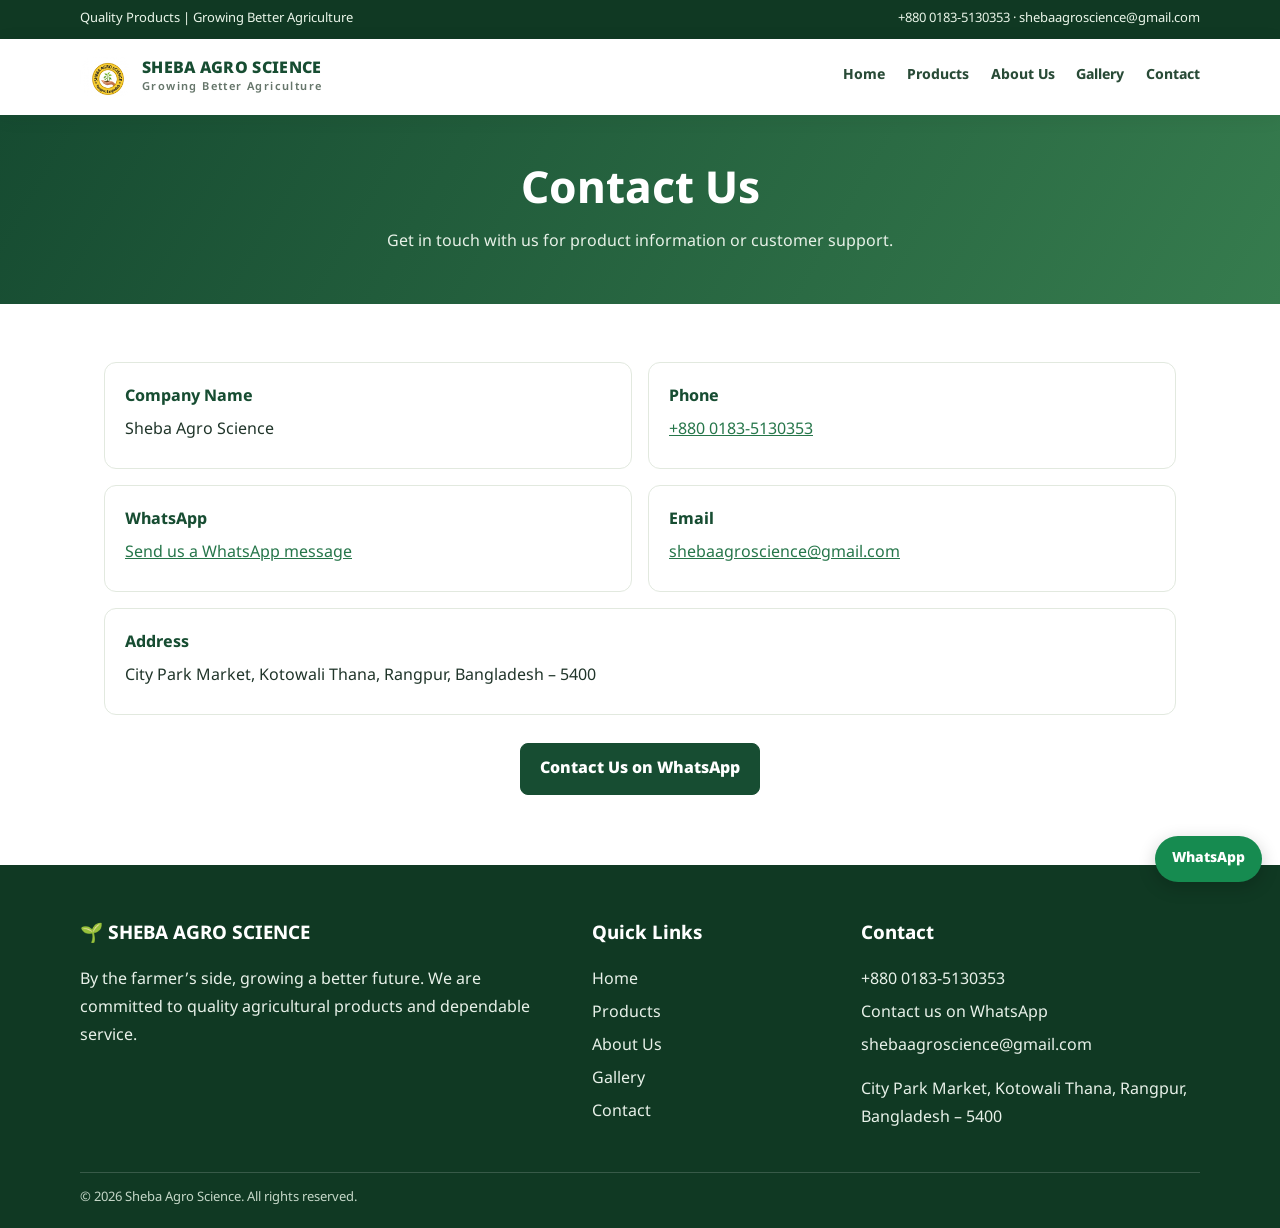
<file: contact.html>
<!doctype html>
<html lang="en">
<head>
<meta charset="utf-8"><meta name="viewport" content="width=device-width, initial-scale=1">
<title>Contact Us | Sheba Agro Science</title><meta name="description" content="Contact Sheba Agro Science.">
<meta name="theme-color" content="#174d32"><link rel="stylesheet" href="style.css">
</head><body>
<div class="topbar">
  <span>Quality Products | Growing Better Agriculture</span>
  <span><a href="tel:+8801835130353">+880 0183-5130353</a> <span aria-hidden="true">·</span> <a href="mailto:shebaagroscience@gmail.com">shebaagroscience@gmail.com</a></span>
</div>
<header class="site-header">
  <a class="brand" href="index.html" aria-label="Sheba Agro Science home">
    <img class="brand-logo" src="sheba-agro-logo.jpg" alt="Sheba Agro Science logo">
    <span class="brand-name">SHEBA AGRO SCIENCE<small>Growing Better Agriculture</small></span>
  </a>
  <nav aria-label="Main navigation">
    <a href="index.html">Home</a><a href="products.html">Products</a><a href="about.html">About Us</a><a href="gallery.html">Gallery</a><a href="contact.html">Contact</a>
  </nav>
</header><section class="page-hero"><h1>Contact Us</h1><p>Get in touch with us for product information or customer support.</p></section>
<main class="wrap"><div class="contact-grid">
 <section class="contact-item"><b>Company Name</b><p>Sheba Agro Science</p></section>
 <section class="contact-item"><b>Phone</b><p><a href="tel:+8801835130353">+880 0183-5130353</a></p></section>
 <section class="contact-item"><b>WhatsApp</b><p><a href="https://wa.me/8801835130353" target="_blank" rel="noopener">Send us a WhatsApp message</a></p></section>
 <section class="contact-item"><b>Email</b><p><a href="mailto:shebaagroscience@gmail.com">shebaagroscience@gmail.com</a></p></section>
 <section class="contact-item address"><b>Address</b><p>City Park Market, Kotowali Thana, Rangpur, Bangladesh – 5400</p></section>
</div><div class="center contact-cta"><a class="btn green" href="https://wa.me/8801835130353" target="_blank" rel="noopener">Contact Us on WhatsApp</a></div></main>
<footer class="site-footer">
 <div class="footer-grid">
  <div><h3>🌱 SHEBA AGRO SCIENCE</h3><p>By the farmer’s side, growing a better future. We are committed to quality agricultural products and dependable service.</p></div>
  <div><h3>Quick Links</h3><a href="index.html">Home</a><a href="products.html">Products</a><a href="about.html">About Us</a><a href="gallery.html">Gallery</a><a href="contact.html">Contact</a></div>
  <div><h3>Contact</h3><a href="tel:+8801835130353">+880 0183-5130353</a><a href="https://wa.me/8801835130353" target="_blank" rel="noopener">Contact us on WhatsApp</a><a href="mailto:shebaagroscience@gmail.com">shebaagroscience@gmail.com</a><p>City Park Market, Kotowali Thana, Rangpur, Bangladesh – 5400</p></div>
 </div>
 <div class="copyright">© <span id="year">2026</span> Sheba Agro Science. All rights reserved.</div>
</footer>
<a class="whatsapp-float" href="https://wa.me/8801835130353" target="_blank" rel="noopener" aria-label="Contact us on WhatsApp">WhatsApp</a></body></html>
</file>
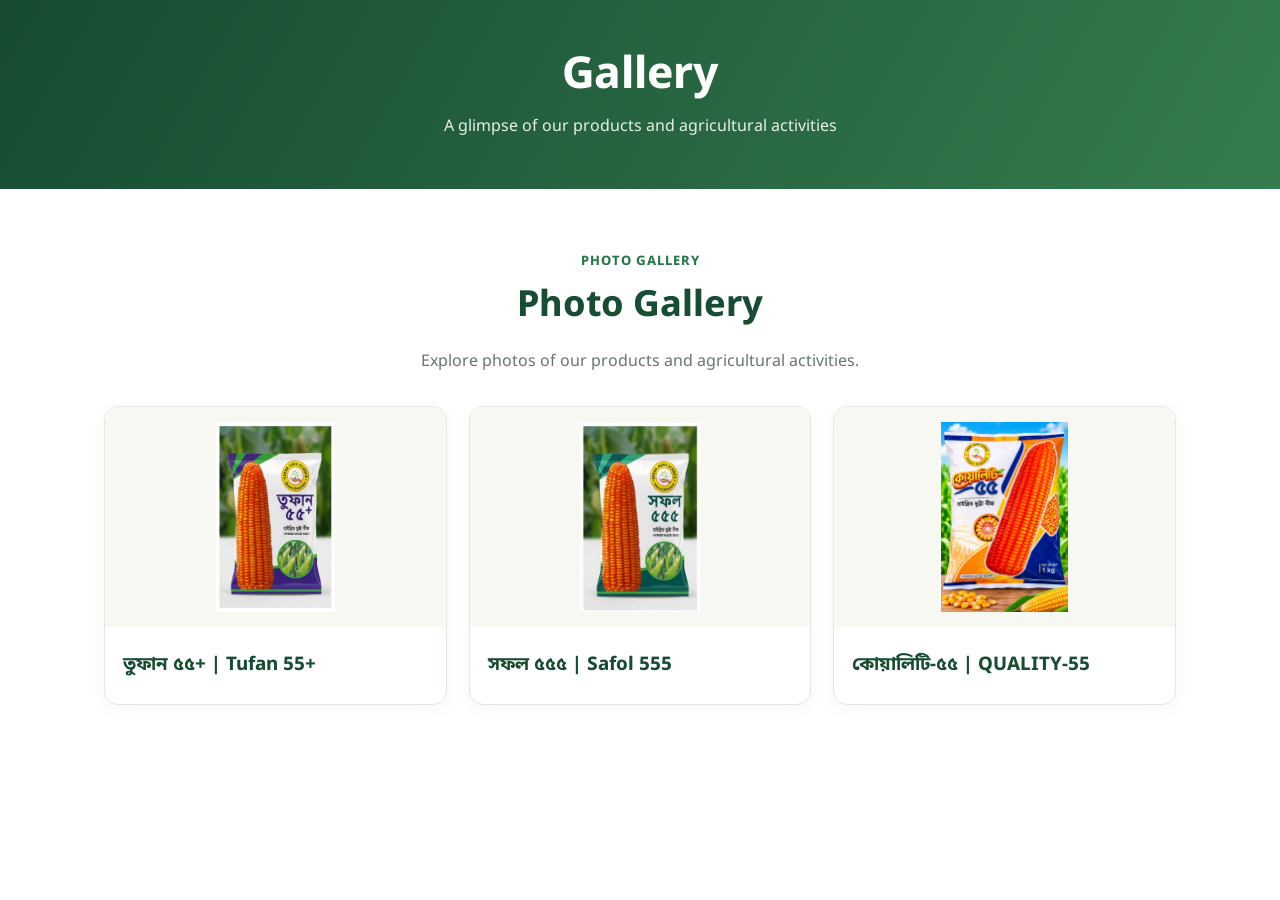
<file: gallery.html>
<!doctype html>
<html lang="bn">
<head>
<meta charset="utf-8">
<meta name="viewport" content="width=device-width,initial-scale=1">
<title>Gallery | Sheba Agro Science</title>
<link rel="stylesheet" href="style.css">
</head>

<body>

<section class="page-hero">
  <h1>Gallery</h1>
  <p>A glimpse of our products and agricultural activities</p>
</section>

<main class="wrap">
  <div class="section-head">
    <span class="eyebrow dark">PHOTO GALLERY</span>
    <h2>Photo Gallery</h2>
    <p>Explore photos of our products and agricultural activities.</p>
  </div>

  <div class="grid gallery-grid">

    <article class="card">
      <img src="tufan55-packet.jpg" alt="Tufan 55+ hybrid maize seed">
      <div class="card-body">
        <h3>তুফান ৫৫+ | Tufan 55+</h3>
      </div>
    </article>

    <article class="card">
      <img src="safol555-packet.jpg" alt="Safol 555 hybrid maize seed">
      <div class="card-body">
        <h3>সফল ৫৫৫ | Safol 555</h3>
      </div>
    </article>

    <article class="card">
      <img src="quality55.jpg" alt="QUALITY-55 Hybrid Maize Seed">
      <div class="card-body">
        <h3>কোয়ালিটি-৫৫ | QUALITY-55</h3>
      </div>
    </article>

  </div>
</main>

</body>
</html>
</file>
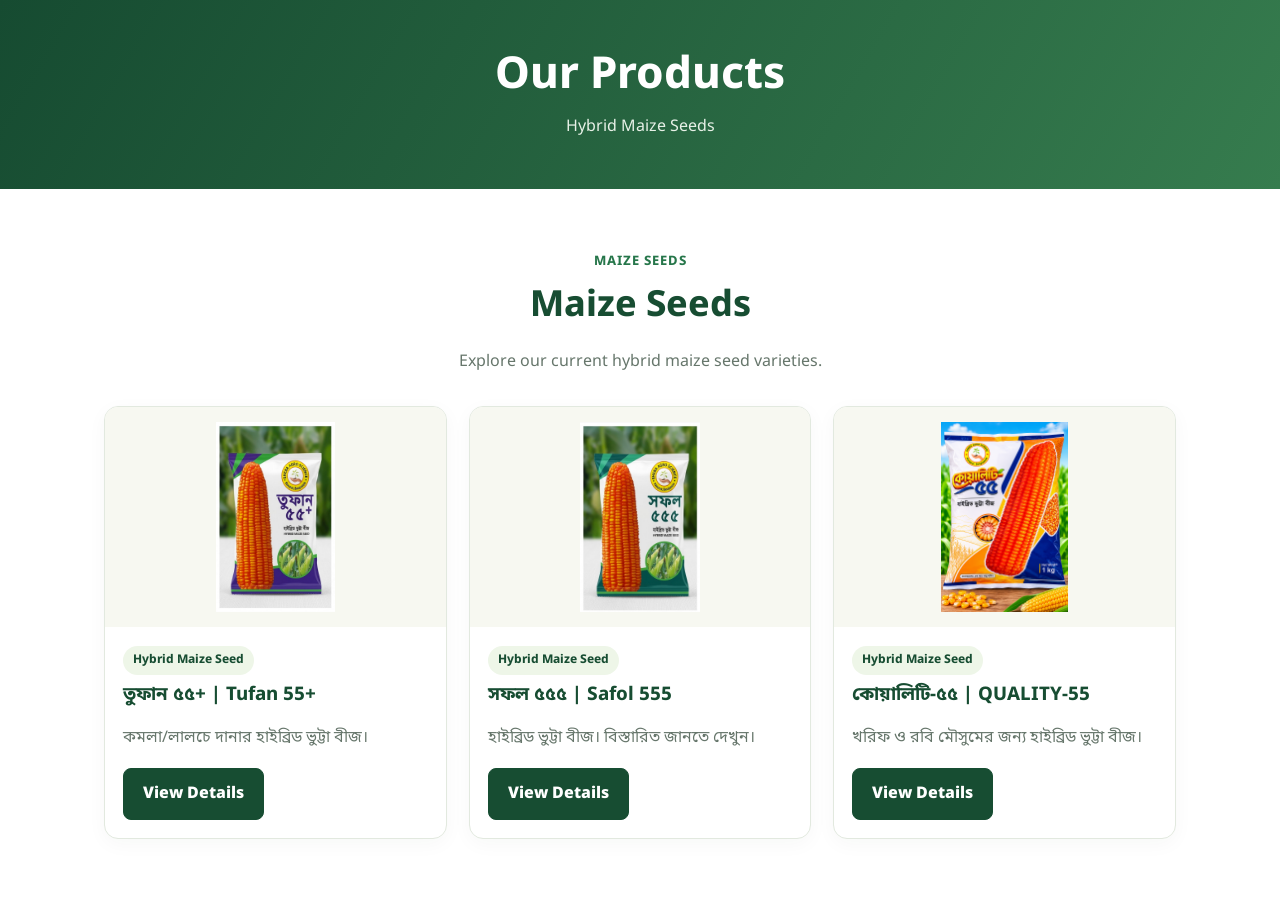
<file: products.html>
<!doctype html>
<html lang="bn">
<head>
<meta charset="utf-8">
<meta name="viewport" content="width=device-width,initial-scale=1">
<title>Products | Sheba Agro Science</title>
<meta name="description" content="Sheba Agro Science hybrid maize seed products">
<link rel="stylesheet" href="style.css">
</head>

<body>

<section class="page-hero">
  <h1>Our Products</h1>
  <p>Hybrid Maize Seeds</p>
</section>

<main class="wrap">

<div class="section-head">
  <span class="eyebrow dark">MAIZE SEEDS</span>
  <h2>Maize Seeds</h2>
  <p>Explore our current hybrid maize seed varieties.</p>
</div>

<div class="grid">

  <!-- TUFAN 55+ -->
  <article class="card">
    <img src="tufan55-packet.jpg" alt="Tufan 55+ Hybrid Maize Seed" loading="lazy">
    <div class="card-body">
      <span class="tag">Hybrid Maize Seed</span>
      <h3>তুফান ৫৫+ | Tufan 55+</h3>
      <p class="muted">কমলা/লালচে দানার হাইব্রিড ভুট্টা বীজ।</p>
      <a class="btn green" href="tufan55.html">View Details</a>
    </div>
  </article>

  <!-- SAFOL 555 -->
  <article class="card">
    <img src="safol555-packet.jpg" alt="Safol 555 Hybrid Maize Seed" loading="lazy">
    <div class="card-body">
      <span class="tag">Hybrid Maize Seed</span>
      <h3>সফল ৫৫৫ | Safol 555</h3>
      <p class="muted">হাইব্রিড ভুট্টা বীজ। বিস্তারিত জানতে দেখুন।</p>
      <a class="btn green" href="safol555.html">View Details</a>
    </div>
  </article>

  <!-- QUALITY 55 -->
  <article class="card">
    <img src="quality55.jpg" alt="QUALITY-55 Hybrid Maize Seeds" loading="lazy">
    <div class="card-body">
      <span class="tag">Hybrid Maize Seed</span>
      <h3>কোয়ালিটি-৫৫ | QUALITY-55</h3>
      <p class="muted">খরিফ ও রবি মৌসুমের জন্য হাইব্রিড ভুট্টা বীজ।</p>
      <a class="btn green" href="quality55.html">View Details</a>
    </div>
  </article>

</div>
</main>

</body>
</html>
</file>
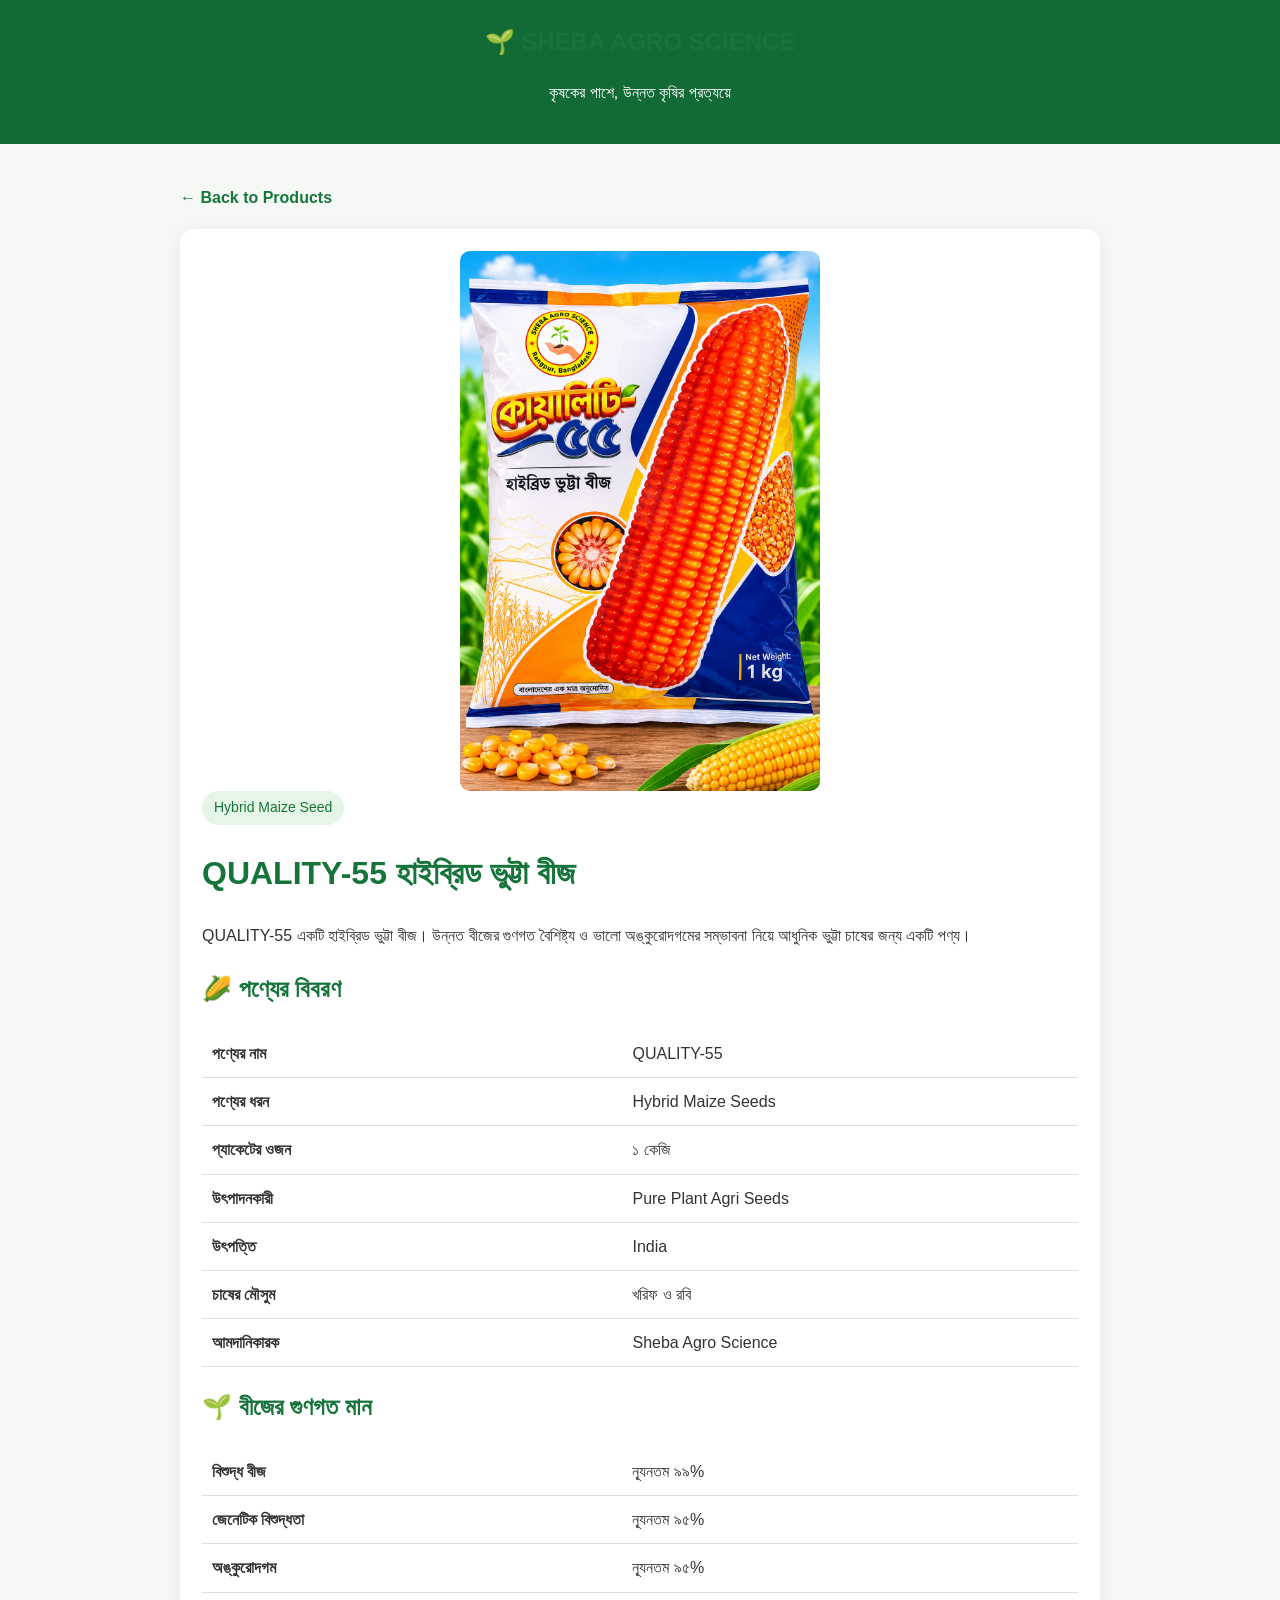
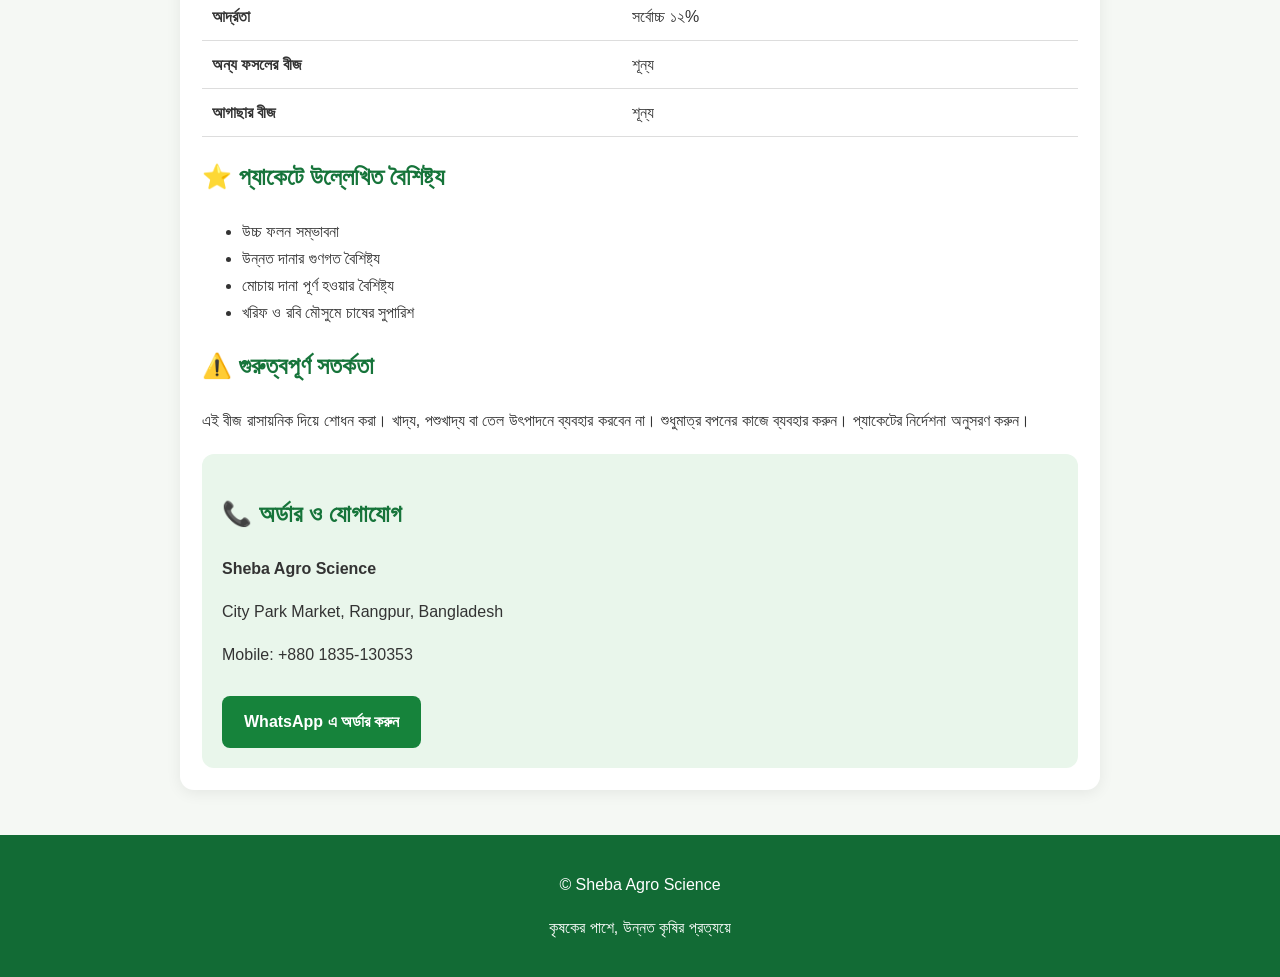
<file: quality55.html>
<!DOCTYPE html>
<html lang="bn">
<head>
<meta charset="UTF-8">
<meta name="viewport" content="width=device-width, initial-scale=1.0">

<title>QUALITY-55 Hybrid Maize Seeds | Sheba Agro Science</title>

<meta name="description" content="QUALITY-55 Hybrid Maize Seeds. ১ কেজি প্যাকেট। Sheba Agro Science, Rangpur, Bangladesh.">

<style>
* {
  box-sizing: border-box;
}

body {
  margin: 0;
  font-family: Arial, sans-serif;
  background: #f5f8f4;
  color: #333;
  line-height: 1.7;
}

header {
  background: #126b35;
  color: white;
  text-align: center;
  padding: 22px 12px;
}

header h2 {
  margin: 0;
}

.container {
  max-width: 950px;
  margin: 25px auto;
  padding: 15px;
}

.back {
  color: #16763b;
  text-decoration: none;
  font-weight: bold;
}

.product {
  background: white;
  border-radius: 14px;
  padding: 22px;
  margin-top: 18px;
  box-shadow: 0 3px 15px #00000012;
}

.product img {
  width: 100%;
  max-width: 360px;
  display: block;
  margin: auto;
  object-fit: contain;
  border-radius: 10px;
}

h1, h2 {
  color: #16743a;
}

.tag {
  display: inline-block;
  background: #e5f5e8;
  color: #16743a;
  padding: 5px 12px;
  border-radius: 20px;
  font-size: 14px;
}

table {
  width: 100%;
  border-collapse: collapse;
  margin-top: 12px;
}

td {
  padding: 10px;
  border-bottom: 1px solid #ddd;
}

td:first-child {
  font-weight: bold;
  width: 48%;
}

.contact {
  background: #e9f6eb;
  padding: 20px;
  border-radius: 12px;
  margin-top: 20px;
}

.btn {
  display: inline-block;
  background: #16833b;
  color: white;
  text-decoration: none;
  padding: 12px 22px;
  border-radius: 8px;
  margin-top: 12px;
  font-weight: bold;
}

footer {
  background: #126b35;
  color: white;
  text-align: center;
  padding: 20px;
  margin-top: 30px;
}
</style>
</head>

<body>

<header>
  <h2>🌱 SHEBA AGRO SCIENCE</h2>
  <p>কৃষকের পাশে, উন্নত কৃষির প্রত্যয়ে</p>
</header>

<div class="container">

<a href="products.html" class="back">
  ← Back to Products
</a>

<div class="product">

<img src="quality55.jpg"
alt="QUALITY-55 Hybrid Maize Seeds Packet">

<span class="tag">Hybrid Maize Seed</span>

<h1>QUALITY-55 হাইব্রিড ভুট্টা বীজ</h1>

<p>
QUALITY-55 একটি হাইব্রিড ভুট্টা বীজ।
উন্নত বীজের গুণগত বৈশিষ্ট্য ও ভালো
অঙ্কুরোদগমের সম্ভাবনা নিয়ে আধুনিক
ভুট্টা চাষের জন্য একটি পণ্য।
</p>

<h2>🌽 পণ্যের বিবরণ</h2>

<table>
<tr>
<td>পণ্যের নাম</td>
<td>QUALITY-55</td>
</tr>
<tr>
<td>পণ্যের ধরন</td>
<td>Hybrid Maize Seeds</td>
</tr>
<tr>
<td>প্যাকেটের ওজন</td>
<td>১ কেজি</td>
</tr>
<tr>
<td>উৎপাদনকারী</td>
<td>Pure Plant Agri Seeds</td>
</tr>
<tr>
<td>উৎপত্তি</td>
<td>India</td>
</tr>
<tr>
<td>চাষের মৌসুম</td>
<td>খরিফ ও রবি</td>
</tr>
<tr>
<td>আমদানিকারক</td>
<td>Sheba Agro Science</td>
</tr>
</table>

<h2>🌱 বীজের গুণগত মান</h2>

<table>
<tr>
<td>বিশুদ্ধ বীজ</td>
<td>ন্যূনতম ৯৯%</td>
</tr>
<tr>
<td>জেনেটিক বিশুদ্ধতা</td>
<td>ন্যূনতম ৯৫%</td>
</tr>
<tr>
<td>অঙ্কুরোদগম</td>
<td>ন্যূনতম ৯৫%</td>
</tr>
<tr>
<td>আর্দ্রতা</td>
<td>সর্বোচ্চ ১২%</td>
</tr>
<tr>
<td>অন্য ফসলের বীজ</td>
<td>শূন্য</td>
</tr>
<tr>
<td>আগাছার বীজ</td>
<td>শূন্য</td>
</tr>
</table>

<h2>⭐ প্যাকেটে উল্লেখিত বৈশিষ্ট্য</h2>

<ul>
<li>উচ্চ ফলন সম্ভাবনা</li>
<li>উন্নত দানার গুণগত বৈশিষ্ট্য</li>
<li>মোচায় দানা পূর্ণ হওয়ার বৈশিষ্ট্য</li>
<li>খরিফ ও রবি মৌসুমে চাষের সুপারিশ</li>
</ul>

<h2>⚠️ গুরুত্বপূর্ণ সতর্কতা</h2>

<p>
এই বীজ রাসায়নিক দিয়ে শোধন করা।
খাদ্য, পশুখাদ্য বা তেল উৎপাদনে ব্যবহার
করবেন না। শুধুমাত্র বপনের কাজে ব্যবহার করুন।
প্যাকেটের নির্দেশনা অনুসরণ করুন।
</p>

<div class="contact">

<h2>📞 অর্ডার ও যোগাযোগ</h2>

<p><b>Sheba Agro Science</b></p>
<p>City Park Market, Rangpur, Bangladesh</p>
<p>Mobile: +880 1835-130353</p>

<a class="btn"
href="https://wa.me/8801835130353?text=I%20want%20to%20know%20about%20QUALITY-55%20Hybrid%20Maize%20Seeds">
WhatsApp এ অর্ডার করুন
</a>

</div>

</div>
</div>

<footer>
<p>© Sheba Agro Science</p>
<p>কৃষকের পাশে, উন্নত কৃষির প্রত্যয়ে</p>
</footer>

</body>
</html>
</file>
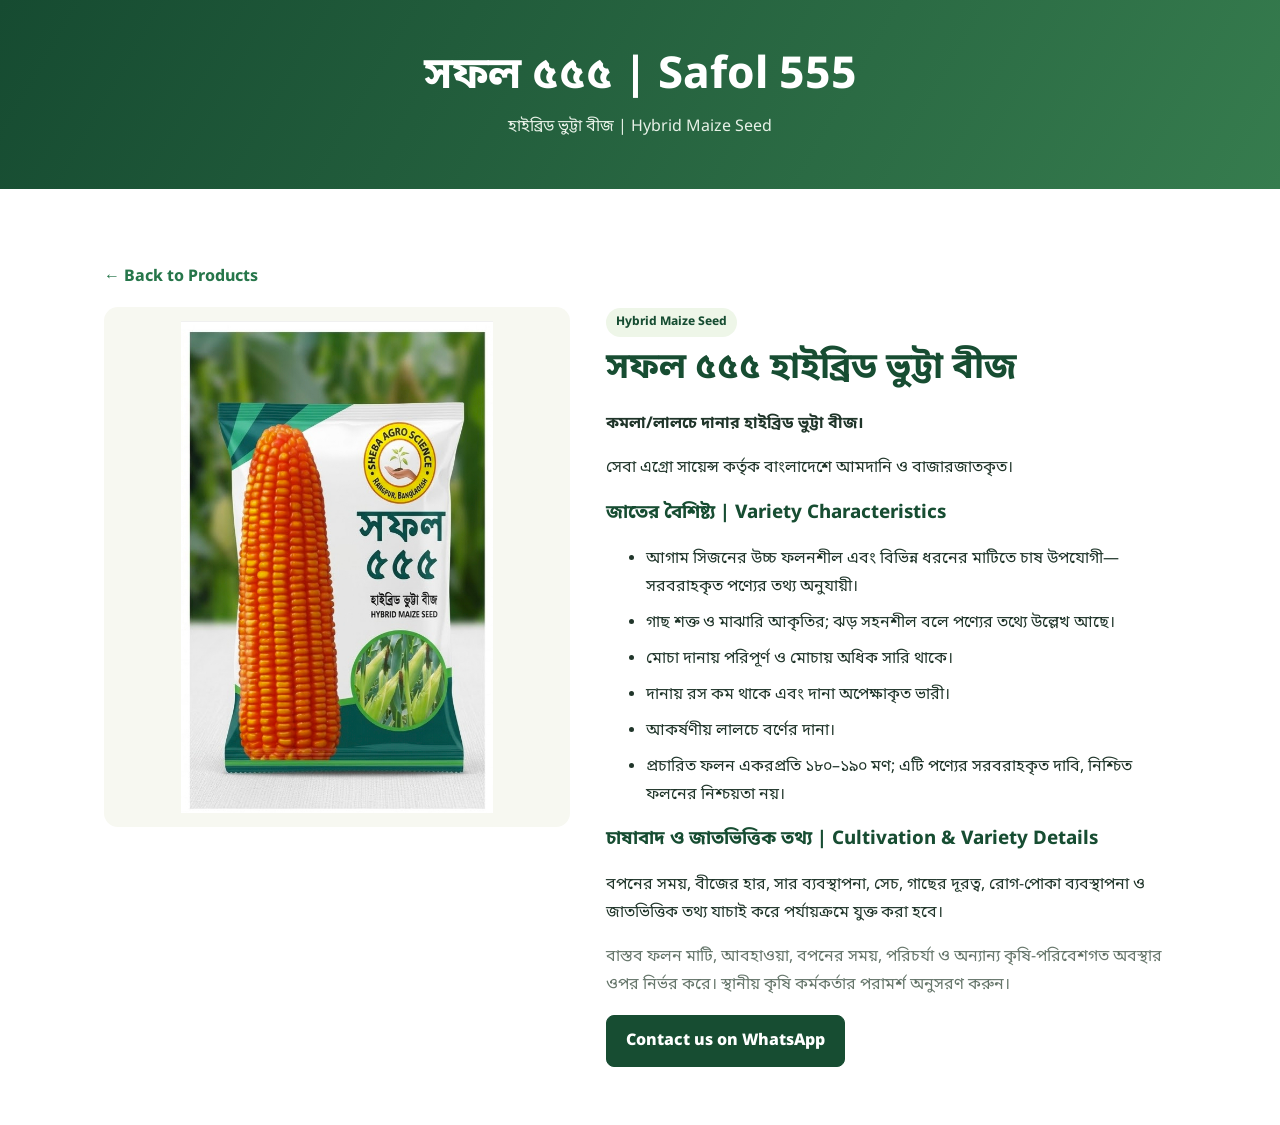
<file: safol555.html>
<!doctype html>
<html lang="bn">
<head>
<meta charset="utf-8">
<meta name="viewport" content="width=device-width,initial-scale=1">
<title>Safol 555 | Sheba Agro Science</title>
<meta name="description" content="Safol 555 Hybrid Maize Seed details and characteristics">
<link rel="stylesheet" href="style.css">
</head>

<body>

<section class="page-hero">
<h1>সফল ৫৫৫ | Safol 555</h1>
<p>হাইব্রিড ভুট্টা বীজ | Hybrid Maize Seed</p>
</section>

<main class="wrap">

<p>
<a class="back-link" href="products.html">← Back to Products</a>
</p>

<div class="product-detail">

<img src="safol555-packet.jpg"
alt="সফল ৫৫৫ হাইব্রিড ভুট্টা বীজের প্যাকেট">

<div>

<span class="tag">Hybrid Maize Seed</span>

<h2>সফল ৫৫৫ হাইব্রিড ভুট্টা বীজ</h2>

<p>
<strong>কমলা/লালচে দানার হাইব্রিড ভুট্টা বীজ।</strong>
</p>

<p>
সেবা এগ্রো সায়েন্স কর্তৃক বাংলাদেশে আমদানি ও বাজারজাতকৃত।
</p>

<h3>জাতের বৈশিষ্ট্য | Variety Characteristics</h3>

<ul>
<li>আগাম সিজনের উচ্চ ফলনশীল এবং বিভিন্ন ধরনের মাটিতে চাষ উপযোগী—সরবরাহকৃত পণ্যের তথ্য অনুযায়ী।</li>

<li>গাছ শক্ত ও মাঝারি আকৃতির; ঝড় সহনশীল বলে পণ্যের তথ্যে উল্লেখ আছে।</li>

<li>মোচা দানায় পরিপূর্ণ ও মোচায় অধিক সারি থাকে।</li>

<li>দানায় রস কম থাকে এবং দানা অপেক্ষাকৃত ভারী।</li>

<li>আকর্ষণীয় লালচে বর্ণের দানা।</li>

<li>প্রচারিত ফলন একরপ্রতি ১৮০–১৯০ মণ; এটি পণ্যের সরবরাহকৃত দাবি, নিশ্চিত ফলনের নিশ্চয়তা নয়।</li>
</ul>

<h3>চাষাবাদ ও জাতভিত্তিক তথ্য | Cultivation & Variety Details</h3>

<p>
বপনের সময়, বীজের হার, সার ব্যবস্থাপনা, সেচ, গাছের দূরত্ব, রোগ-পোকা ব্যবস্থাপনা ও জাতভিত্তিক তথ্য যাচাই করে পর্যায়ক্রমে যুক্ত করা হবে।
</p>

<p class="muted">
বাস্তব ফলন মাটি, আবহাওয়া, বপনের সময়, পরিচর্যা ও অন্যান্য কৃষি-পরিবেশগত অবস্থার ওপর নির্ভর করে। স্থানীয় কৃষি কর্মকর্তার পরামর্শ অনুসরণ করুন।
</p>

<a class="btn green"
href="https://wa.me/8801835130353"
target="_blank"
rel="noopener">
Contact us on WhatsApp
</a>

</div>
</div>
</main>

</body>
</html>
</file>
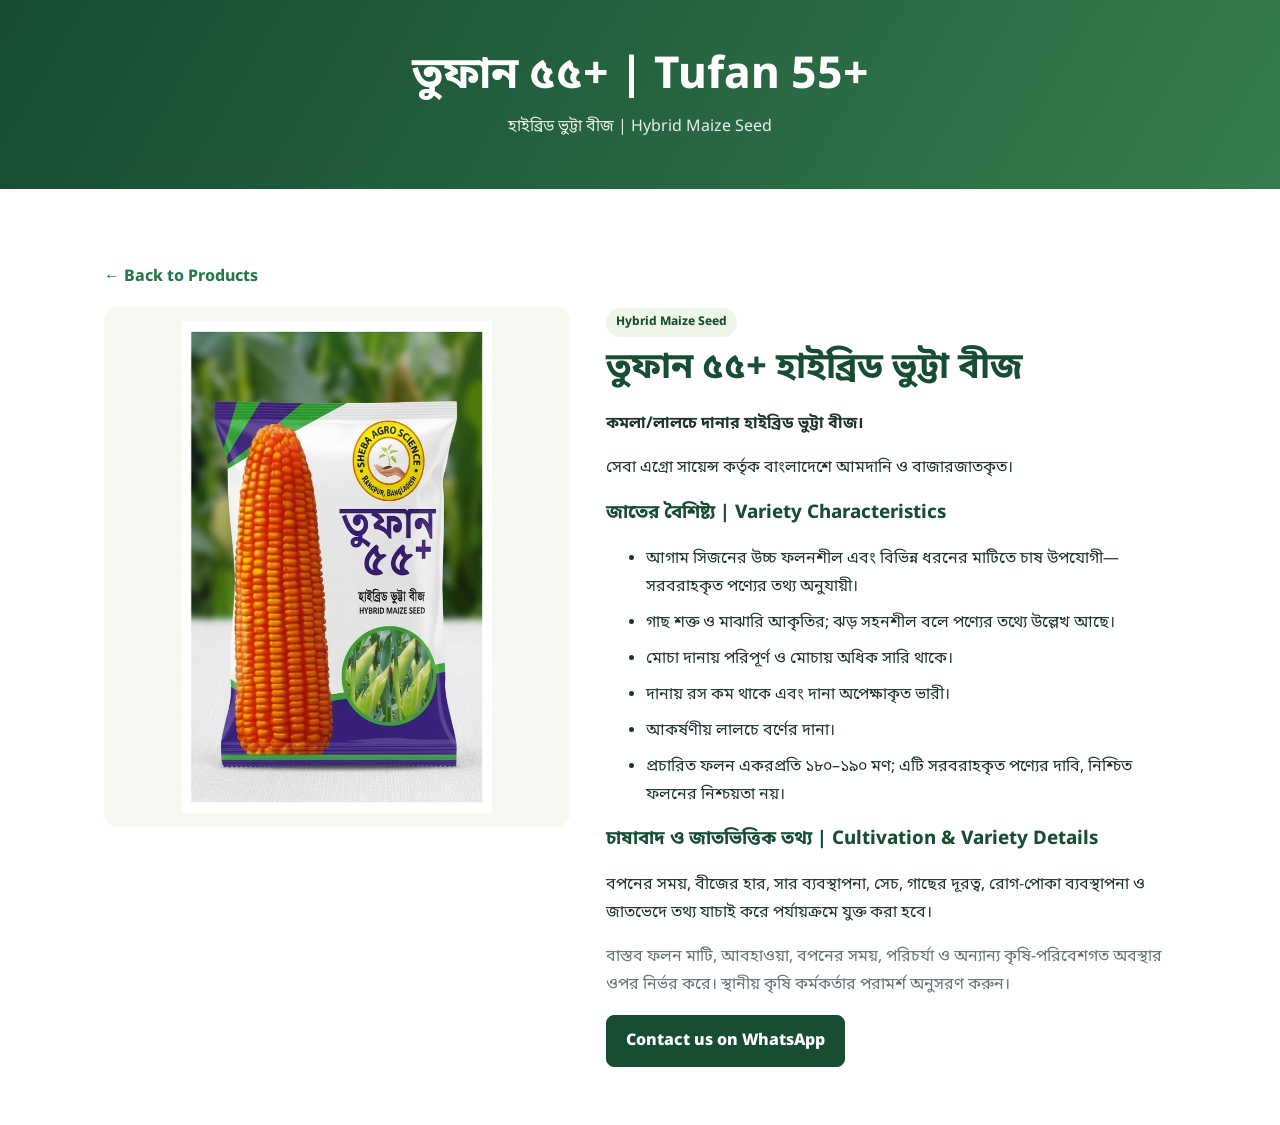
<file: tufan55.html>
<!doctype html><html lang="en"><head><meta charset="utf-8"><meta name="viewport" content="width=device-width,initial-scale=1"><title>Tufan 55+ Hybrid Maize Seed | Sheba Agro Science</title><meta name="description" content="Tufan 55+ hybrid maize seed details and characteristics"><link rel="stylesheet" href="style.css"></head><body><section class="page-hero"><h1>তুফান ৫৫+ | Tufan 55+</h1><p>হাইব্রিড ভুট্টা বীজ | Hybrid Maize Seed</p></section>
<main class="wrap"><p><a class="back-link" href="products.html">← Back to Products</a></p><div class="product-detail"><img src="tufan55-packet.jpg" alt="তুফান ৫৫+ হাইব্রিড ভুট্টা বীজের প্যাকেট"><div><span class="tag">Hybrid Maize Seed</span><h2>তুফান ৫৫+ হাইব্রিড ভুট্টা বীজ</h2><p><strong>কমলা/লালচে দানার হাইব্রিড ভুট্টা বীজ।</strong></p><p>সেবা এগ্রো সায়েন্স কর্তৃক বাংলাদেশে আমদানি ও বাজারজাতকৃত।</p><h3>জাতের বৈশিষ্ট্য | Variety Characteristics</h3><ul><li>আগাম সিজনের উচ্চ ফলনশীল এবং বিভিন্ন ধরনের মাটিতে চাষ উপযোগী—সরবরাহকৃত পণ্যের তথ্য অনুযায়ী।</li><li>গাছ শক্ত ও মাঝারি আকৃতির; ঝড় সহনশীল বলে পণ্যের তথ্যে উল্লেখ আছে।</li><li>মোচা দানায় পরিপূর্ণ ও মোচায় অধিক সারি থাকে।</li><li>দানায় রস কম থাকে এবং দানা অপেক্ষাকৃত ভারী।</li><li>আকর্ষণীয় লালচে বর্ণের দানা।</li><li>প্রচারিত ফলন একরপ্রতি ১৮০–১৯০ মণ; এটি সরবরাহকৃত পণ্যের দাবি, নিশ্চিত ফলনের নিশ্চয়তা নয়।</li></ul><h3>চাষাবাদ ও জাতভিত্তিক তথ্য | Cultivation & Variety Details</h3><p>বপনের সময়, বীজের হার, সার ব্যবস্থাপনা, সেচ, গাছের দূরত্ব, রোগ-পোকা ব্যবস্থাপনা ও জাতভেদে তথ্য যাচাই করে পর্যায়ক্রমে যুক্ত করা হবে।</p><p class="muted">বাস্তব ফলন মাটি, আবহাওয়া, বপনের সময়, পরিচর্যা ও অন্যান্য কৃষি-পরিবেশগত অবস্থার ওপর নির্ভর করে। স্থানীয় কৃষি কর্মকর্তার পরামর্শ অনুসরণ করুন।</p><a class="btn green" href="https://wa.me/8801835130353" target="_blank" rel="noopener">Contact us on WhatsApp</a></div></div></main>
</file>
<file: style.css>
@import url('https://fonts.googleapis.com/css2?family=Noto+Sans+Bengali:wght@400;500;600;700;800&display=swap');
:root{--green:#174d32;--green2:#26764a;--lime:#e6f1d9;--cream:#f7f8f1;--ink:#20352a;--muted:#66766b;--line:#e2e9df;--gold:#e9b949}
*{box-sizing:border-box}html{scroll-behavior:smooth}body{margin:0;font-family:'Noto Sans Bengali',Arial,sans-serif;color:var(--ink);line-height:1.75;background:#fff}img{max-width:100%;display:block}a{color:var(--green2)}a:focus-visible,.btn:focus-visible{outline:3px solid var(--gold);outline-offset:3px}
.topbar{background:#103923;color:#eaf5e9;padding:8px max(5%,calc((100% - 1120px)/2));font-size:13px;display:flex;justify-content:space-between;gap:8px 18px;flex-wrap:wrap}.topbar a{color:inherit;text-decoration:none}
.site-header{position:sticky;top:0;z-index:20;background:#fff;box-shadow:0 3px 18px #102f1b12;padding:12px max(5%,calc((100% - 1120px)/2));display:flex;align-items:center;justify-content:space-between;gap:18px}
.brand{display:flex;align-items:center;gap:10px;text-decoration:none;color:var(--green);font-weight:800;letter-spacing:.3px;line-height:1.35}.brandmark{width:43px;height:43px;flex:0 0 43px;border-radius:50% 50% 50% 8px;background:var(--green);color:white;display:grid;place-items:center;font-size:22px}.brand-name small{display:block;font-size:11px;letter-spacing:1.4px;color:var(--muted);font-weight:600}
nav{display:flex;align-items:center;justify-content:flex-end;gap:clamp(8px,1.7vw,22px);flex-wrap:wrap}nav a{text-decoration:none;font-size:14px;font-weight:700;color:#294b37;padding:8px 0;border-bottom:2px solid transparent}nav a:hover{color:var(--green2);border-color:var(--gold)}
.hero{min-height:430px;background:linear-gradient(90deg,#103923ed,#174d32b8),url('https://images.unsplash.com/photo-1500382017468-9049fed747ef?auto=format&fit=crop&w=1800&q=85') center/cover;color:#fff;display:flex;align-items:center}.hero-inner{max-width:1120px;width:100%;margin:auto;padding:76px 24px}.eyebrow{color:#e4f2ce;font-weight:700;letter-spacing:1px;font-size:13px}.eyebrow.dark{color:var(--green2)}.hero h1{font-size:clamp(34px,6vw,60px);line-height:1.2;max-width:760px;margin:12px 0}.hero p{font-size:18px;max-width:650px;color:#edf5ed}.actions{display:flex;gap:12px;flex-wrap:wrap;margin-top:24px}
.btn{display:inline-flex;align-items:center;justify-content:center;text-align:center;text-decoration:none;border-radius:8px;padding:11px 19px;background:var(--gold);color:#173b27;font-weight:800;border:1px solid var(--gold);transition:transform .2s,background .2s}.btn:hover{transform:translateY(-2px)}.btn.outline{background:transparent;color:white;border-color:#ffffffa8}.btn.green{background:var(--green);color:white;border-color:var(--green)}
.wrap{max-width:1120px;margin:auto;padding:58px 24px}.section-head{text-align:center;max-width:720px;margin:0 auto 30px}.section-head p,.muted{color:var(--muted)}h1,h2,h3{line-height:1.35}h2{font-size:clamp(25px,4vw,36px);color:var(--green);margin:8px 0 12px}h3{color:var(--green)}
.stats{display:grid;grid-template-columns:repeat(3,minmax(0,1fr));gap:1px;background:var(--line);border:1px solid var(--line);border-radius:14px;overflow:hidden;margin-top:-26px;position:relative;padding:0}.stat{background:#fff;text-align:center;padding:22px}.stat strong{display:block;color:var(--green);font-size:18px}.stat span{color:var(--muted);font-size:14px}
.split{display:grid;grid-template-columns:1fr 1fr;gap:38px;align-items:center}.visual{min-height:290px;border-radius:16px;background:linear-gradient(135deg,#dcebcf,#f5f7ed);overflow:hidden}.visual img{width:100%;height:100%;min-height:290px;object-fit:cover}
.product-section{background:#f8faf6}.grid{display:grid;grid-template-columns:repeat(auto-fit,minmax(min(100%,245px),1fr));gap:22px}.card{border:1px solid var(--line);border-radius:14px;overflow:hidden;background:#fff;box-shadow:0 5px 20px #173b2709;min-width:0}.card img{width:100%;height:230px;object-fit:contain;background:var(--cream);padding:15px}.card-body{padding:18px}.card h3{margin:8px 0}.tag{display:inline-block;background:#eef6e8;color:var(--green);padding:4px 10px;border-radius:20px;font-size:12px;font-weight:700}.center{text-align:center;margin-top:28px}
.page-hero{background:linear-gradient(120deg,#164b31,#367c4e);color:#fff;padding:48px 24px;text-align:center}.page-hero h1{font-size:clamp(30px,5vw,44px);margin:0 0 6px}.page-hero p{margin:0;color:#e7f1e7}
.panel{background:var(--cream);border:1px solid var(--line);border-radius:14px;padding:24px;margin:20px 0}.product-detail{display:grid;grid-template-columns:minmax(260px,.9fr) 1.1fr;gap:36px;align-items:start}.product-detail>img{width:100%;max-height:520px;object-fit:contain;background:var(--cream);border-radius:14px;padding:14px}.product-detail li{margin:8px 0}.back-link{text-decoration:none;font-weight:700}
.contact-grid{display:grid;grid-template-columns:repeat(2,minmax(0,1fr));gap:16px}.contact-item{border:1px solid var(--line);border-radius:12px;padding:20px;overflow-wrap:anywhere}.contact-item b{display:block;color:var(--green);margin-bottom:5px}.contact-item p{margin:4px 0}.address{grid-column:1/-1}.contact-cta{margin-bottom:12px}
.site-footer{background:#103923;color:#e8f1e9;padding:38px 5% 18px}.footer-grid{max-width:1120px;margin:auto;display:grid;grid-template-columns:2fr 1fr 1.4fr;gap:28px}.footer-grid h3{color:#fff}.footer-grid a{color:#e8f1e9;text-decoration:none;display:block;margin:5px 0;overflow-wrap:anywhere}.footer-grid a:hover{text-decoration:underline}.copyright{max-width:1120px;margin:24px auto 0;border-top:1px solid #ffffff2b;padding-top:14px;font-size:13px;color:#c5d7c8}
.whatsapp-float{position:fixed;right:18px;bottom:18px;z-index:30;background:#168b50;color:#fff;text-decoration:none;padding:11px 17px;border-radius:999px;font-size:14px;font-weight:800;box-shadow:0 5px 18px #0003}
@media(max-width:760px){.topbar{justify-content:center;text-align:center}.site-header{position:relative;flex-direction:column;padding:12px 16px;gap:8px}.brand{justify-content:center}.site-header nav{justify-content:center;gap:5px 16px}.site-header nav a{font-size:13px}.hero{min-height:390px}.hero-inner{padding:62px 22px}.split,.product-detail{grid-template-columns:1fr}.stats{grid-template-columns:1fr;margin-top:20px}.wrap{padding:42px 18px}.footer-grid{grid-template-columns:1fr;gap:16px}.contact-grid{grid-template-columns:1fr}.address{grid-column:auto}}
@media(max-width:380px){.brand-name{font-size:14px}.site-header nav{gap:4px 11px}.site-header nav a{font-size:12px}.actions .btn{width:100%}.whatsapp-float{right:12px;bottom:12px}}

.coming-art{height:230px;display:grid;place-items:center;background:linear-gradient(135deg,#e6f1d9,#f7f8f1);font-size:76px}.gallery-note{border:1px dashed #b9cdb8;border-radius:14px;padding:35px;text-align:center;background:#f8faf6;color:#53685a}

/* User-supplied Sheba Agro Science identity and product pack images */
.brand-logo{width:52px;height:52px;flex:0 0 52px;object-fit:contain;border-radius:50%;background:#fff}
.page-logo{width:88px;height:88px;object-fit:contain;border-radius:50%;background:#fff;margin:0 auto 14px;padding:3px}
.gallery-grid .card img{height:250px}
.logo-gallery-card img{object-fit:contain;background:#fff}
@media(max-width:380px){.brand-logo{width:44px;height:44px;flex-basis:44px}.page-logo{width:74px;height:74px}}
.grid .card img {
  width: 100%;
  height: 220px;
  object-fit: contain;
  display: block;
}
</file>
